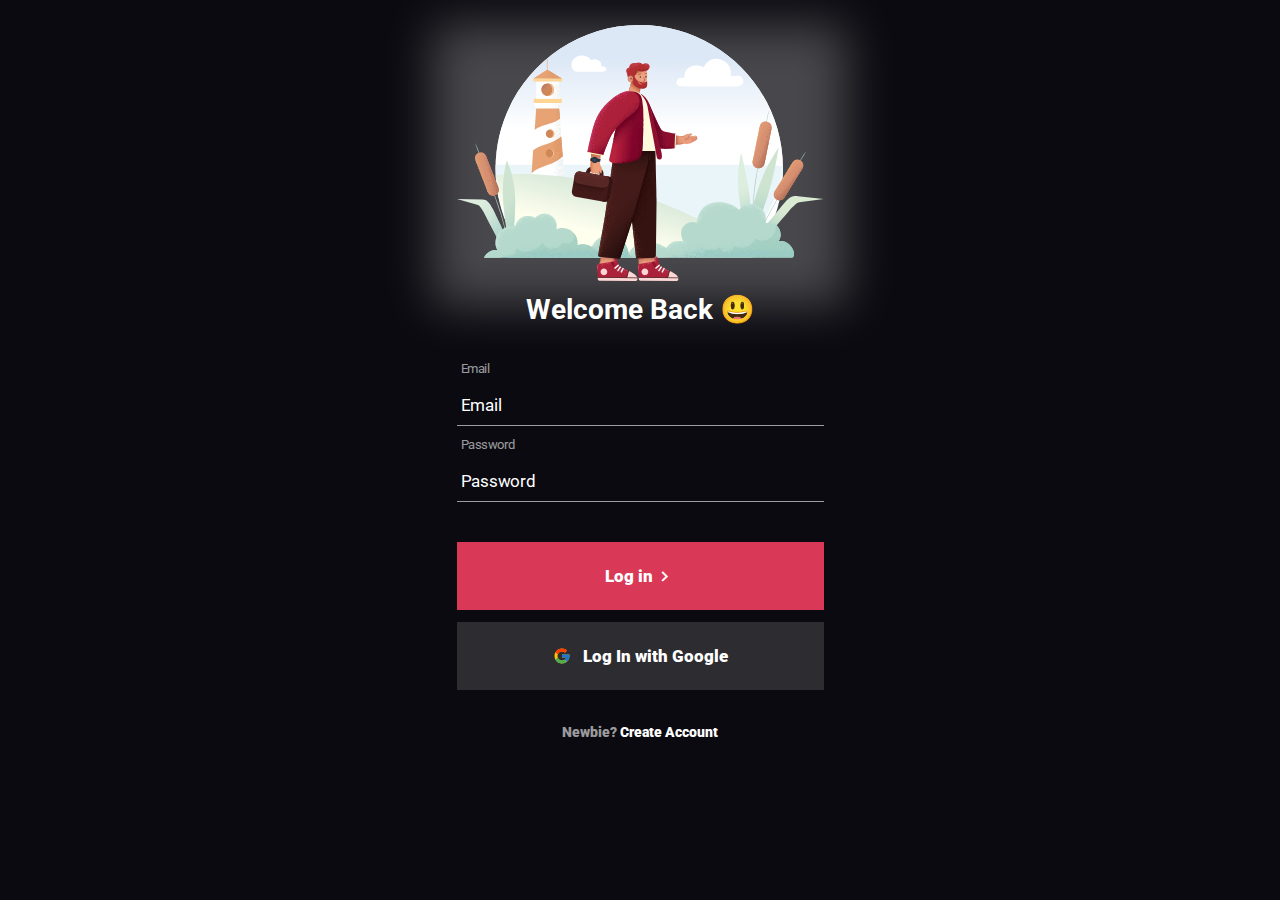
<file: index.html>
<!DOCTYPE html>
<html lang="en">
  <head>
    <meta charset="UTF-8" />
    <meta http-equiv="X-UA-Compatible" content="IE=edge" />
    <meta name="viewport" content="width=device-width, initial-scale=1.0" />
    <link rel="preconnect" href="https://fonts.googleapis.com" />
    <link rel="preconnect" href="https://fonts.gstatic.com" crossorigin />
    <link
      href="https://fonts.googleapis.com/css2?family=Roboto:wght@400;700;900&display=swap"
      rel="stylesheet"
    />
    <link
      href="https://unpkg.com/boxicons@2.1.2/css/boxicons.min.css"
      rel="stylesheet"
    />
    <link rel="stylesheet" href="style.css" />

    <title>Login App</title>
  </head>

  <body>
    <main>
      <div class="blur"></div>
      <img src="./imagens/login-img.svg" alt="homem com uma mala" />
      <h1>Welcome Back 😃</h1>

      <div class="container-inputs">
        <label>Email</label>
        <input placeholder="Email" type="email" />

        <label>Password</label>
        <input placeholder="Password" type="password" />
      </div>

      <button class="btn-login">
        Log in
        <i class="bx bx-chevron-right"></i>
      </button>
      <button class="btn-google">
        <img src="./imagens/icon-google.svg" alt="logo do google" />
        Log In with Google
      </button>

      <div class="container-link">
        <a href="./signup.html"
          >Newbie?
          <span> Create Account </span>
        </a>
      </div>
    </main>
  </body>
</html>
</file>
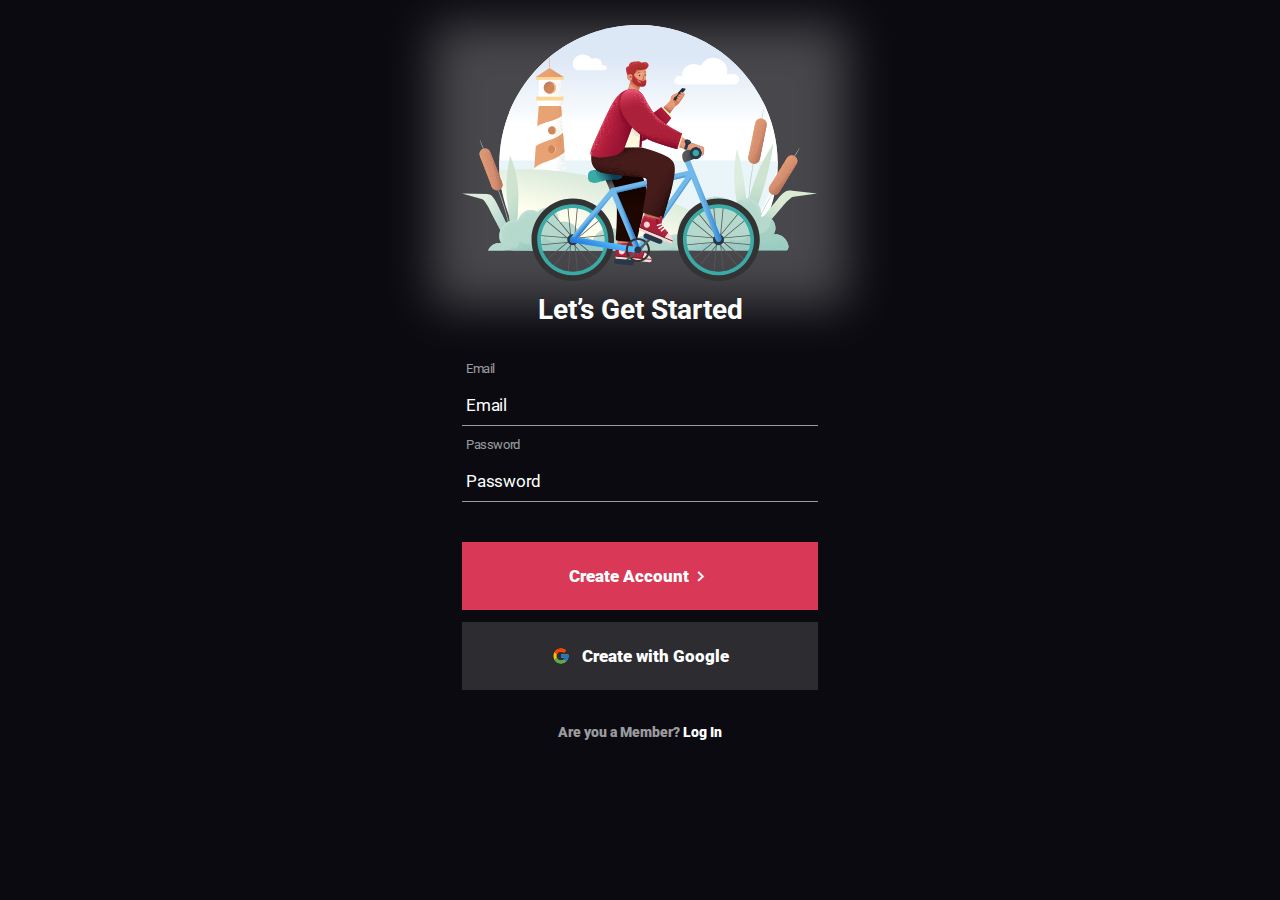
<file: signup.html>
<!DOCTYPE html>
<html lang="en">
  <head>
    <meta charset="UTF-8" />
    <meta http-equiv="X-UA-Compatible" content="IE=edge" />
    <meta name="viewport" content="width=device-width, initial-scale=1.0" />
    <link rel="preconnect" href="https://fonts.googleapis.com" />
    <link rel="preconnect" href="https://fonts.gstatic.com" crossorigin />
    <link
      href="https://fonts.googleapis.com/css2?family=Roboto:wght@400;700;900&display=swap"
      rel="stylesheet"
    />
    <link
      href="https://unpkg.com/boxicons@2.1.2/css/boxicons.min.css"
      rel="stylesheet"
    />
    <link rel="stylesheet" href="style.css" />

    <title>Login App</title>
  </head>

  <body>
    <main>
      <div class="blur"></div>
      <img src="./imagens/singup-img.svg" alt="homem na bicicleta" />
      <h1>Let’s Get Started</h1>

      <div class="container-inputs">
        <label>Email</label>
        <input placeholder="Email" type="email" />

        <label>Password</label>
        <input placeholder="Password" type="password" />
      </div>

      <button class="btn-login">
        Create Account
        <i class="bx bx-chevron-right"></i>
      </button>
      <button class="btn-google">
        <img src="./imagens/icon-google.svg" alt="logo do google" />
        Create with Google
      </button>

      <div class="container-link">
        <a href="./index.html">
          Are you a Member?
          <span> Log In</span>
        </a>
      </div>
    </main>
  </body>
</html>
</file>
<file: style.css>
* {
  margin: 0;
  padding: 0;
  box-sizing: border-box;
  font-family: "Roboto", sans-serif;
}

body {
  display: flex;
  justify-content: center;
  background-color: #0a0a10;
}

main {
  display: flex;
  flex-direction: column;
  align-items: center;
  padding: 25px 0px;
  max-width: 414px;
  min-height: 100vh;
  gap: 12px;
  position: relative;
}

.blur {
  width: 414px;
  height: 280px;
  position: absolute;
  z-index: -1;
  background: #ffffff;
  opacity: 0.25;
  filter: blur(24px);
}

h1 {
  font-weight: 700;
  font-size: 28px;
  line-height: 33px;
  text-align: center;
  color: #ffffff;
}

.container-inputs {
  margin-top: 20px;
  display: flex;
  flex-direction: column;
  width: 100%;
}

label {
  font-weight: 400;
  font-size: 13px;
  line-height: 22px;
  letter-spacing: -0.408px;
  color: rgba(255, 255, 255, 0.6);
  margin-bottom: 4px;
  margin-left: 4px;
}

input {
  width: 100%;
  height: 42px;
  margin-bottom: 8px;
  background: transparent;
  outline: none;
  border: none;
  border-bottom: 1px solid rgba(255, 255, 255, 0.6);

  font-weight: 400;
  font-size: 17px;
  line-height: 20px;
  letter-spacing: -0.24px;
  color: #ffffff;
  padding-left: 4px;
}

input::placeholder {
  font-weight: 400;
  font-size: 17px;
  line-height: 20px;
  letter-spacing: -0.24px;
  color: #ffffff;
}

.btn-login {
  margin-top: 20px;
  width: 100%;
  height: 68px;
  background: #d93856;
  font-weight: 900;
  font-size: 17px;
  line-height: 2px;
  color: #ffffff;
  border: none;

  display: flex;
  align-items: center;
  justify-content: center;
  transition: 0.3s ease;
}

.btn-login:hover {
  cursor: pointer;
  opacity: 0.8;
}

.btn-login:active {
  opacity: 0.6;
}

i {
  font-weight: 900;
  font-size: 22px;
  line-height: 2px;
}

.btn-google {
  width: 100%;
  height: 68px;
  border: none;
  display: flex;
  align-items: center;
  justify-content: center;
  transition: 0.3s ease;

  background: rgba(255, 255, 255, 0.14);
  font-weight: 900;
  font-size: 17px;
  line-height: 2px;
  color: #ffffff;
  gap: 12px;
}

.btn-google:hover {
  cursor: pointer;
  opacity: 0.8;
}

.btn-google:active {
  opacity: 0.6;
}

.container-link {
  margin-top: 20px;
  position: relative;
}

a {
  font-weight: 900;
  font-size: 14px;
  line-height: 16px;
  color: rgba(255, 255, 255, 0.6);
  text-decoration: none;
}

a::after {
  content: "";
  width: 0;
  height: 2px;
  position: absolute;
  background: #d93856;
  bottom: -3px;
  left: 0;
  transition: 0.3s ease;
}

a:hover::after {
  content: "";
  width: 100%;
  height: 2px;
  position: absolute;
  background: #d93856;
  bottom: -3px;
  left: 0;
}

span {
  color: #ffffff;
}
</file>
